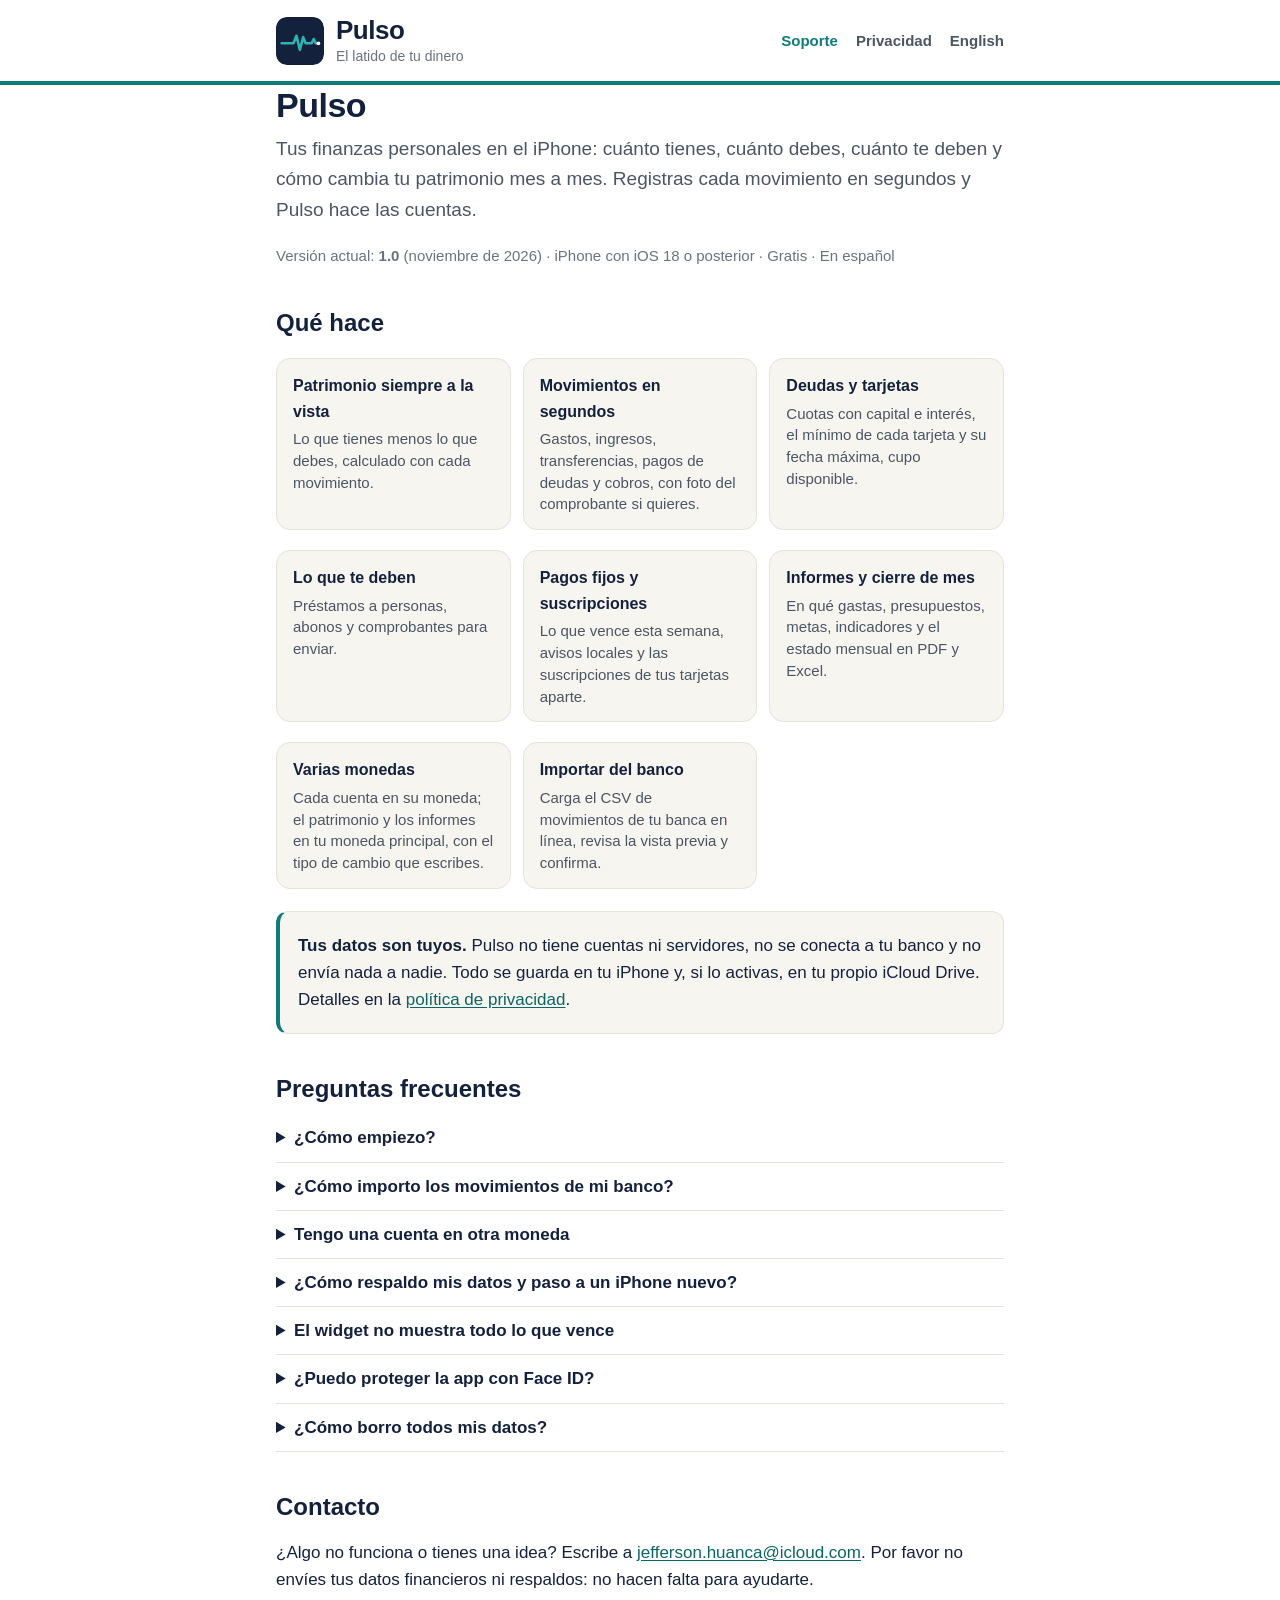
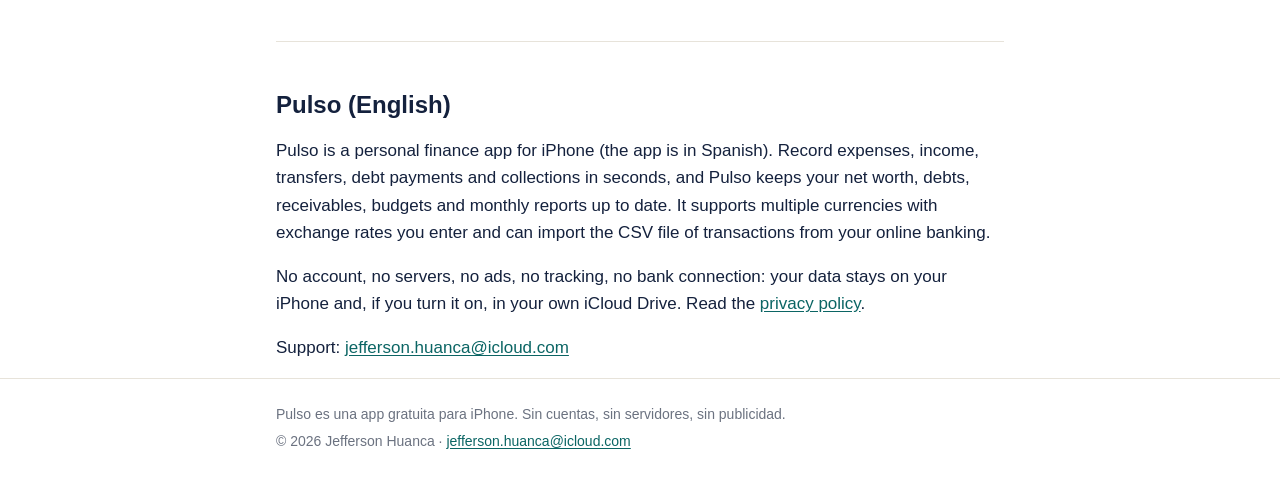
<file: index.html>
<!doctype html>
<html lang="es">
<head>
<meta charset="utf-8">
<meta name="viewport" content="width=device-width, initial-scale=1">
<title>Pulso · Soporte</title>
<meta name="description" content="Soporte de Pulso, la app gratuita para llevar tus finanzas personales en el iPhone: cuentas, deudas, cobros, movimientos, patrimonio e informes, sin cuentas ni servidores.">
<link rel="icon" type="image/png" href="favicon.png">
<link rel="apple-touch-icon" href="apple-touch-icon.png">
<link rel="stylesheet" href="estilos.css">
</head>
<body>

<header class="cabecera">
  <div class="contenedor">
    <a class="marca" href="index.html">
      <svg viewBox="0 0 1024 1024" role="img" aria-hidden="true" xmlns="http://www.w3.org/2000/svg"><rect width="1024" height="1024" rx="226" fill="#14213D"/><polyline points="120,560 300,560 372,560 436,400 508,700 580,430 632,560 700,560 760,560 804,470 848,560 904,560" fill="none" stroke="#2DB3B0" stroke-width="56" stroke-linecap="round" stroke-linejoin="round"/><circle cx="904" cy="560" r="40" fill="#FFFFFF"/></svg>
      <div><strong>Pulso</strong><span>El latido de tu dinero</span></div>
    </a>
    <nav aria-label="Secciones">
        <a href="index.html" aria-current="page">Soporte</a>
        <a href="privacidad.html">Privacidad</a>
        <a href="privacy.html" hreflang="en">English</a>
    </nav>
  </div>
</header>

<main class="contenedor">
  <h1>Pulso</h1>
  <p class="entrada">Tus finanzas personales en el iPhone: cuánto tienes, cuánto debes, cuánto te deben y cómo cambia tu patrimonio mes a mes. Registras cada movimiento en segundos y Pulso hace las cuentas.</p>
  <p class="meta">Versión actual: <strong>1.0</strong> (noviembre de 2026) · iPhone con iOS 18 o posterior · Gratis · En español</p>

  <h2 id="que-es">Qué hace</h2>
  <ul class="tarjetas">
    <li><strong>Patrimonio siempre a la vista</strong><span>Lo que tienes menos lo que debes, calculado con cada movimiento.</span></li>
    <li><strong>Movimientos en segundos</strong><span>Gastos, ingresos, transferencias, pagos de deudas y cobros, con foto del comprobante si quieres.</span></li>
    <li><strong>Deudas y tarjetas</strong><span>Cuotas con capital e interés, el mínimo de cada tarjeta y su fecha máxima, cupo disponible.</span></li>
    <li><strong>Lo que te deben</strong><span>Préstamos a personas, abonos y comprobantes para enviar.</span></li>
    <li><strong>Pagos fijos y suscripciones</strong><span>Lo que vence esta semana, avisos locales y las suscripciones de tus tarjetas aparte.</span></li>
    <li><strong>Informes y cierre de mes</strong><span>En qué gastas, presupuestos, metas, indicadores y el estado mensual en PDF y Excel.</span></li>
    <li><strong>Varias monedas</strong><span>Cada cuenta en su moneda; el patrimonio y los informes en tu moneda principal, con el tipo de cambio que escribes.</span></li>
    <li><strong>Importar del banco</strong><span>Carga el CSV de movimientos de tu banca en línea, revisa la vista previa y confirma.</span></li>
  </ul>
  <div class="caja">
    <p><strong>Tus datos son tuyos.</strong> Pulso no tiene cuentas ni servidores, no se conecta a tu banco y no envía nada a nadie. Todo se guarda en tu iPhone y, si lo activas, en tu propio iCloud Drive. Detalles en la <a href="privacidad.html">política de privacidad</a>.</p>
  </div>

  <h2 id="preguntas">Preguntas frecuentes</h2>
  <details>
    <summary>¿Cómo empiezo?</summary>
    <p>Crea tus cuentas (efectivo, bancos, tarjetas, préstamos) con el saldo real de hoy: ese es tu punto de partida. Si tienes muchas, en Hoy › Para empezar puedes descargar una plantilla de Excel, llenarla (a mano o con tu IA de confianza, trae instrucciones para ella) y cargarla de una vez.</p>
  </details>
  <details>
    <summary>¿Cómo importo los movimientos de mi banco?</summary>
    <p>Descarga desde tu banca en línea el archivo de movimientos en formato CSV. En Pulso, ve a Más › Datos y respaldo › «Importar movimientos del banco (CSV)» o al detalle de la cuenta, y elige el archivo (también puedes abrirlo con Pulso desde Archivos o el correo). Pulso reconoce las columnas, muestra lo que trae, marca lo que ya registraste y sugiere la categoría. Nada se registra hasta que confirmas, y puedes deshacerlo.</p>
  </details>
  <details>
    <summary>Tengo una cuenta en otra moneda</summary>
    <p>Al crear o editar la cuenta, elige su moneda y escribe cuánto vale 1 de esa moneda en tu moneda principal. La cuenta muestra su saldo en su moneda; el patrimonio, los totales y los informes van en la principal. El tipo de cambio se cambia en Más › Moneda y mes. Una transferencia entre cuentas de distinta moneda lleva los dos montos: lo que salió y lo que llegó.</p>
  </details>
  <details>
    <summary>¿Cómo respaldo mis datos y paso a un iPhone nuevo?</summary>
    <p>Activa «Respaldar en iCloud» en Más › Datos y respaldo: cada cambio se copia en tu iCloud Drive › Pulso. En un iPhone nuevo, al abrir Pulso vacío, la app encuentra tu respaldo y lo restaura con un toque. También puedes guardar un respaldo completo en ZIP cuando quieras.</p>
  </details>
  <details>
    <summary>El widget no muestra todo lo que vence</summary>
    <p>Si no cabe todo, toca las flechas ‹ › del widget para ver la página siguiente. A los pocos minutos vuelve solo a la primera. Con el iPhone bloqueado se ven los nombres y las fechas; los montos se ocultan.</p>
  </details>
  <details>
    <summary>¿Puedo proteger la app con Face ID?</summary>
    <p>Sí, viene activado: Pulso pide Face ID (o el código) al abrirla, al volver después de un minuto y al volver a usar el iPhone. Se ajusta en Más › Bloqueo con Face ID.</p>
  </details>
  <details>
    <summary>¿Cómo borro todos mis datos?</summary>
    <p>En Más › Datos y respaldo › «Borrar todos los datos de este teléfono» (pide confirmar dos veces). Los respaldos de iCloud Drive se borran desde la app Archivos › iCloud Drive › Pulso.</p>
  </details>

  <h2 id="contacto">Contacto</h2>
  <p>¿Algo no funciona o tienes una idea? Escribe a <a href="mailto:jefferson.huanca@icloud.com?subject=Pulso">jefferson.huanca@icloud.com</a>. Por favor no envíes tus datos financieros ni respaldos: no hacen falta para ayudarte.</p>

  <section class="ingles" id="english" lang="en">
    <h2>Pulso (English)</h2>
    <p>Pulso is a personal finance app for iPhone (the app is in Spanish). Record expenses, income, transfers, debt payments and collections in seconds, and Pulso keeps your net worth, debts, receivables, budgets and monthly reports up to date. It supports multiple currencies with exchange rates you enter and can import the CSV file of transactions from your online banking.</p>
    <p>No account, no servers, no ads, no tracking, no bank connection: your data stays on your iPhone and, if you turn it on, in your own iCloud Drive. Read the <a href="privacy.html">privacy policy</a>.</p>
    <p>Support: <a href="mailto:jefferson.huanca@icloud.com?subject=Pulso">jefferson.huanca@icloud.com</a></p>
  </section>
</main>

<footer>
  <div class="contenedor">
    <p>Pulso es una app gratuita para iPhone. Sin cuentas, sin servidores, sin publicidad.</p>
    <p>© 2026 Jefferson Huanca · <a href="mailto:jefferson.huanca@icloud.com">jefferson.huanca@icloud.com</a></p>
  </div>
</footer>

</body>
</html>
</file>
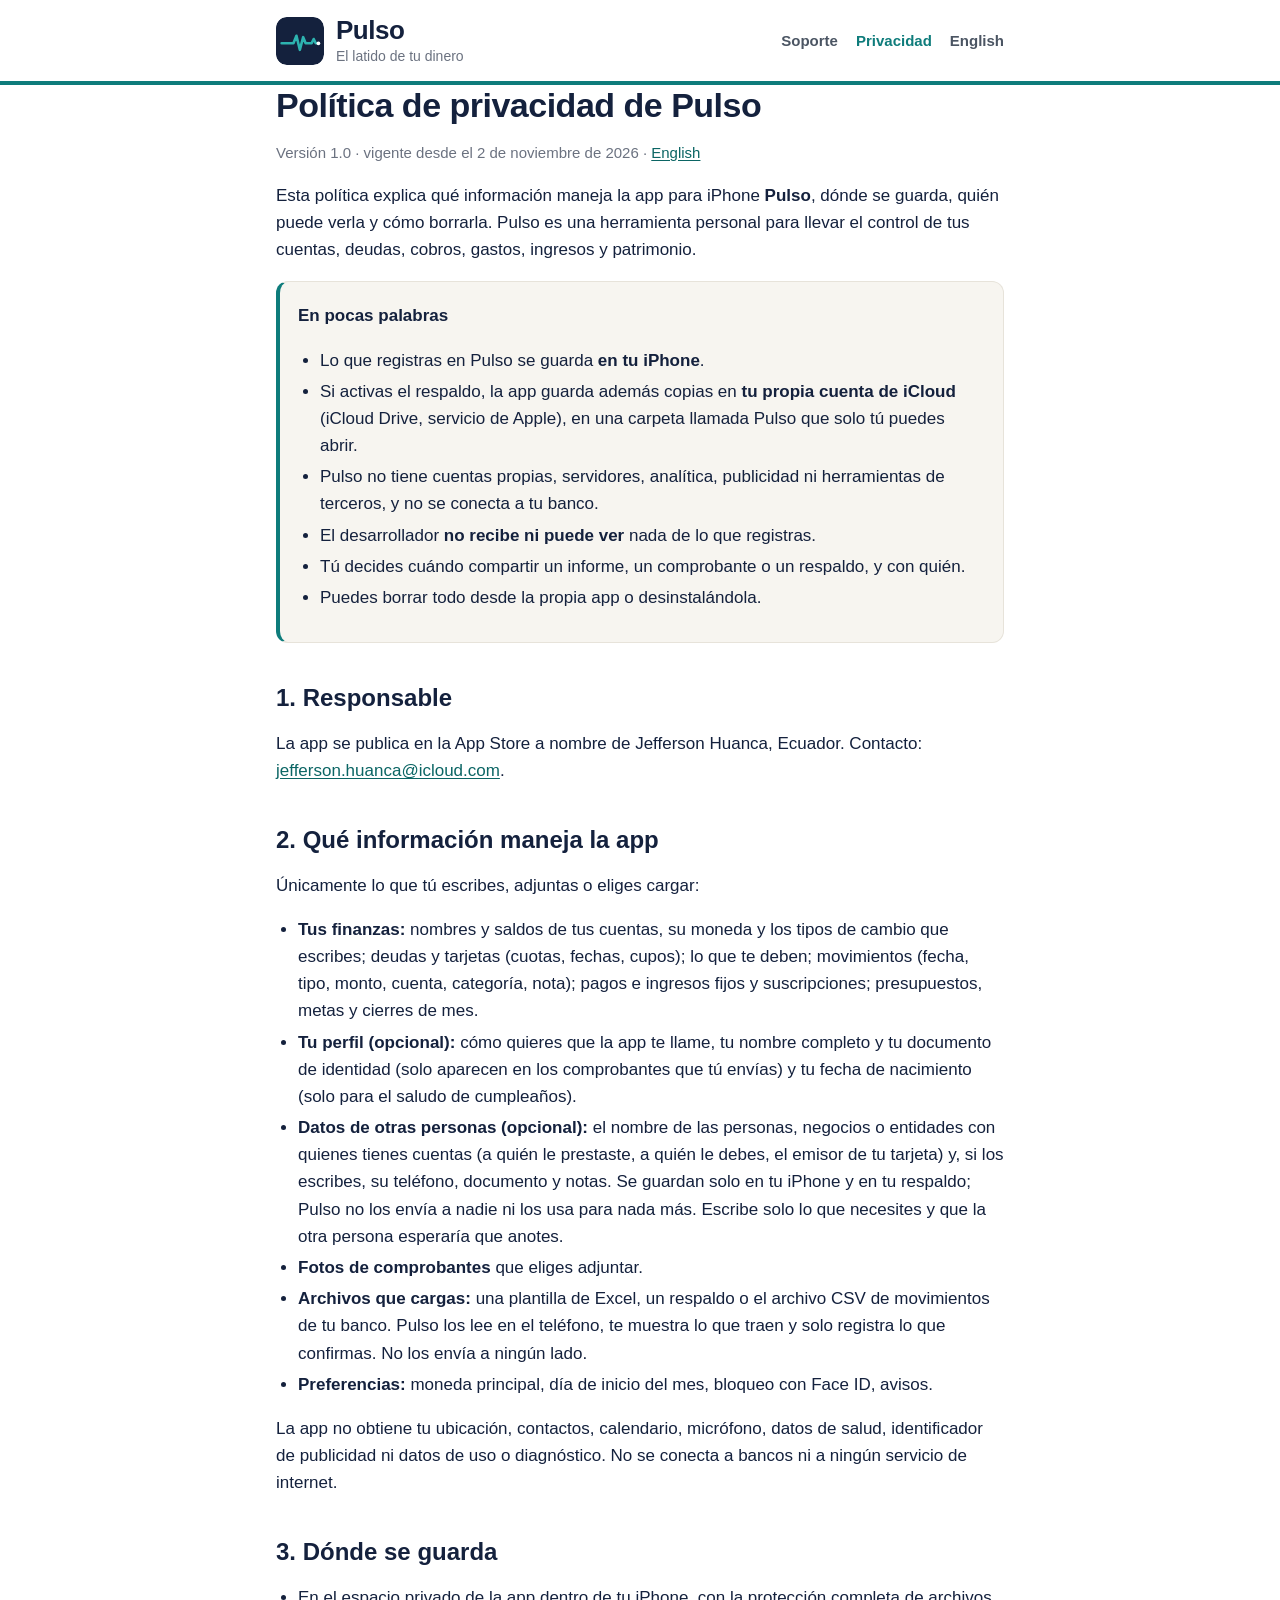
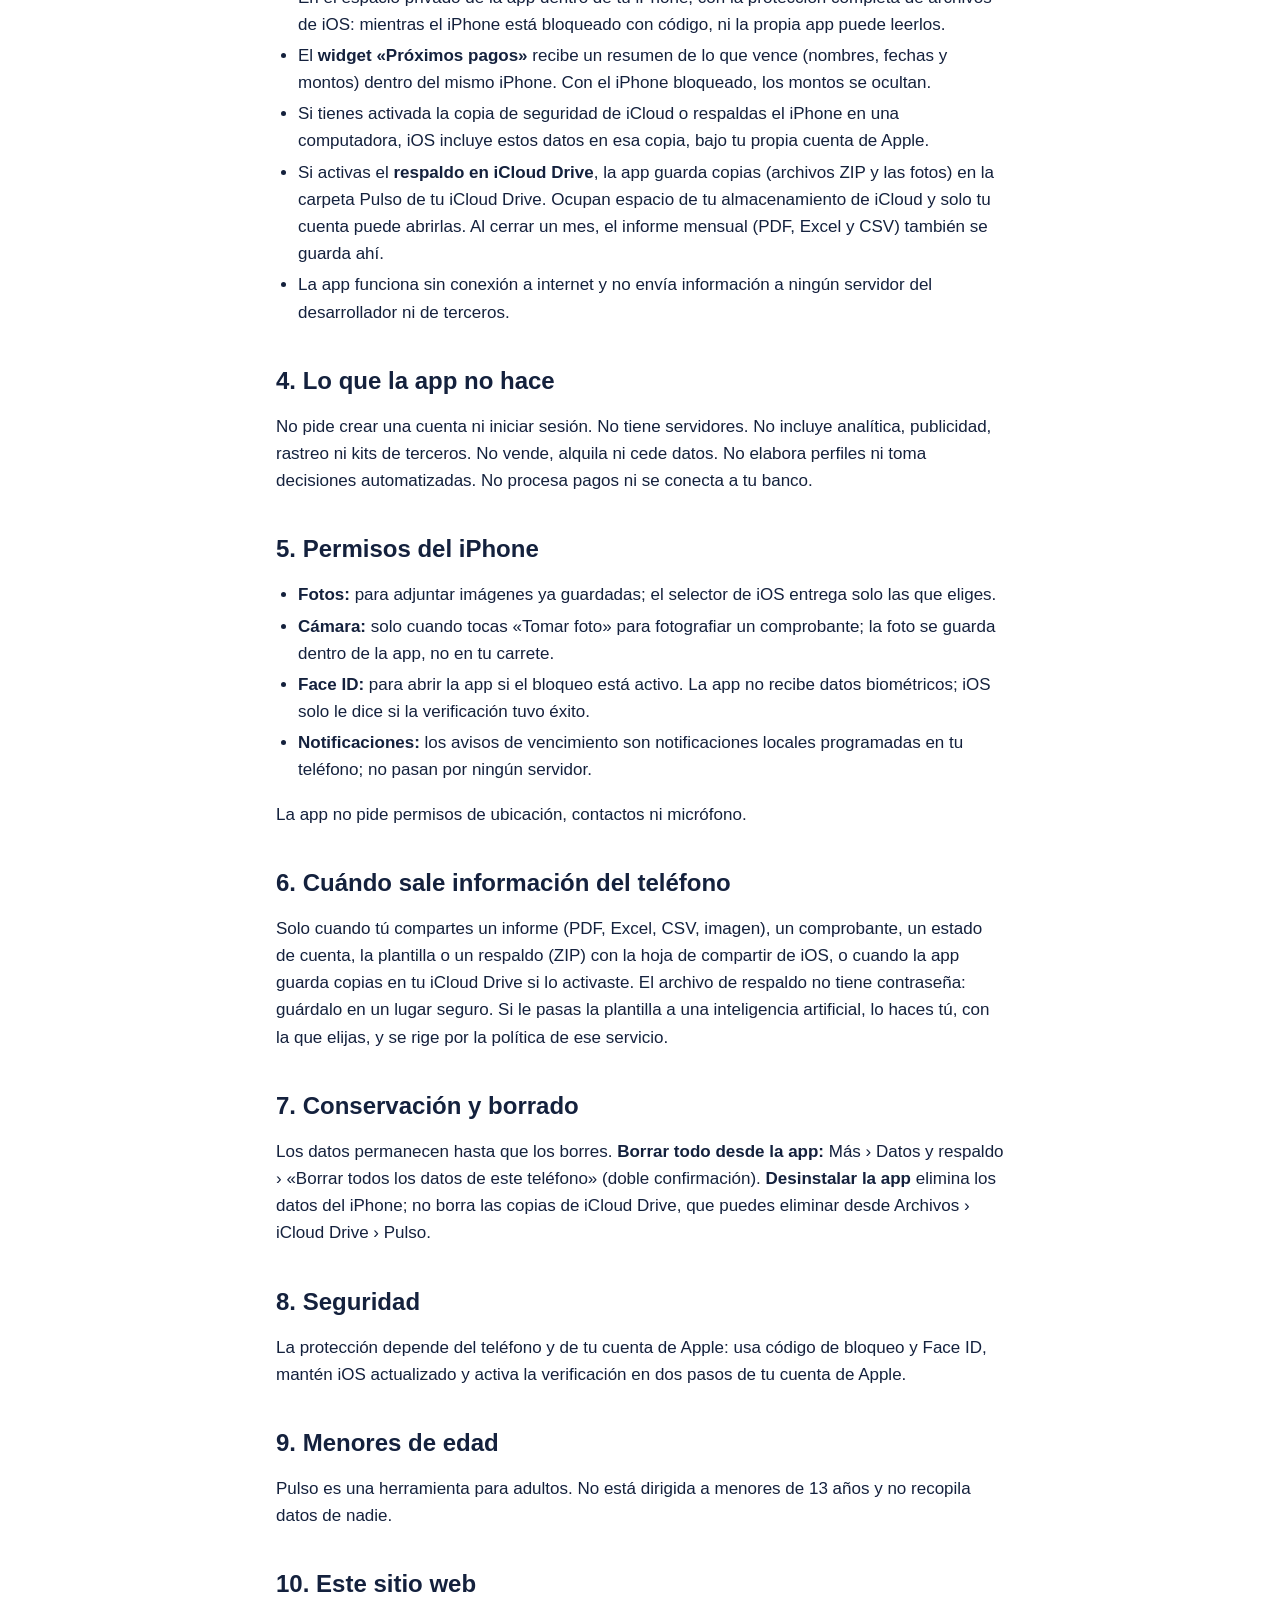
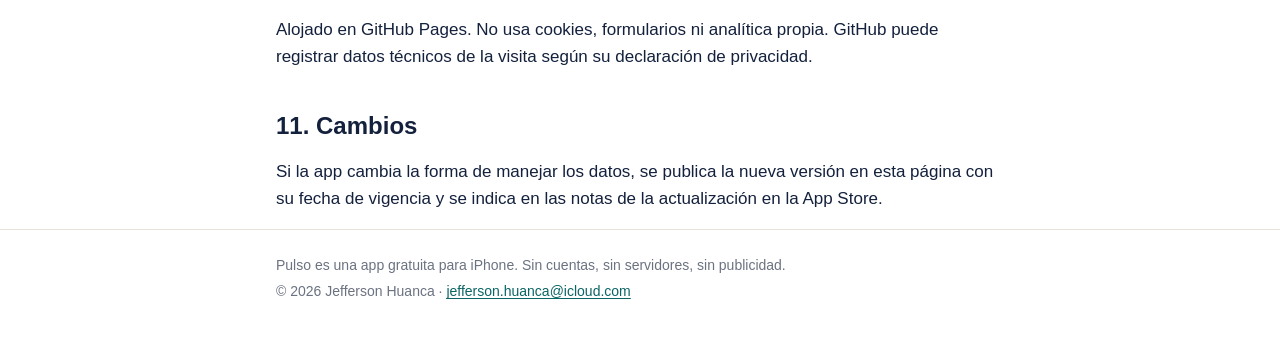
<file: privacidad.html>
<!doctype html>
<html lang="es">
<head>
<meta charset="utf-8">
<meta name="viewport" content="width=device-width, initial-scale=1">
<title>Pulso · Política de privacidad</title>
<meta name="description" content="Política de privacidad de Pulso: tus datos se guardan en tu iPhone y, si lo activas, en tu propio iCloud Drive. Sin cuentas, servidores ni rastreo.">
<link rel="icon" type="image/png" href="favicon.png">
<link rel="apple-touch-icon" href="apple-touch-icon.png">
<link rel="stylesheet" href="estilos.css">
</head>
<body>

<header class="cabecera">
  <div class="contenedor">
    <a class="marca" href="index.html">
      <svg viewBox="0 0 1024 1024" role="img" aria-hidden="true" xmlns="http://www.w3.org/2000/svg"><rect width="1024" height="1024" rx="226" fill="#14213D"/><polyline points="120,560 300,560 372,560 436,400 508,700 580,430 632,560 700,560 760,560 804,470 848,560 904,560" fill="none" stroke="#2DB3B0" stroke-width="56" stroke-linecap="round" stroke-linejoin="round"/><circle cx="904" cy="560" r="40" fill="#FFFFFF"/></svg>
      <div><strong>Pulso</strong><span>El latido de tu dinero</span></div>
    </a>
    <nav aria-label="Secciones">
        <a href="index.html">Soporte</a>
        <a href="privacidad.html" aria-current="page">Privacidad</a>
        <a href="privacy.html" hreflang="en">English</a>
    </nav>
  </div>
</header>

<main class="contenedor">
  <h1>Política de privacidad de Pulso</h1>
  <p class="meta">Versión 1.0 · vigente desde el 2 de noviembre de 2026 · <a href="privacy.html" hreflang="en">English</a></p>
  <p>Esta política explica qué información maneja la app para iPhone <strong>Pulso</strong>, dónde se guarda, quién puede verla y cómo borrarla. Pulso es una herramienta personal para llevar el control de tus cuentas, deudas, cobros, gastos, ingresos y patrimonio.</p>

  <div class="caja">
    <p><strong>En pocas palabras</strong></p>
    <ul>
      <li>Lo que registras en Pulso se guarda <strong>en tu iPhone</strong>.</li>
      <li>Si activas el respaldo, la app guarda además copias en <strong>tu propia cuenta de iCloud</strong> (iCloud Drive, servicio de Apple), en una carpeta llamada Pulso que solo tú puedes abrir.</li>
      <li>Pulso no tiene cuentas propias, servidores, analítica, publicidad ni herramientas de terceros, y no se conecta a tu banco.</li>
      <li>El desarrollador <strong>no recibe ni puede ver</strong> nada de lo que registras.</li>
      <li>Tú decides cuándo compartir un informe, un comprobante o un respaldo, y con quién.</li>
      <li>Puedes borrar todo desde la propia app o desinstalándola.</li>
    </ul>
  </div>

  <h2>1. Responsable</h2>
  <p>La app se publica en la App Store a nombre de Jefferson Huanca, Ecuador. Contacto: <a href="mailto:jefferson.huanca@icloud.com">jefferson.huanca@icloud.com</a>.</p>

  <h2>2. Qué información maneja la app</h2>
  <p>Únicamente lo que tú escribes, adjuntas o eliges cargar:</p>
  <ul>
    <li><strong>Tus finanzas:</strong> nombres y saldos de tus cuentas, su moneda y los tipos de cambio que escribes; deudas y tarjetas (cuotas, fechas, cupos); lo que te deben; movimientos (fecha, tipo, monto, cuenta, categoría, nota); pagos e ingresos fijos y suscripciones; presupuestos, metas y cierres de mes.</li>
    <li><strong>Tu perfil (opcional):</strong> cómo quieres que la app te llame, tu nombre completo y tu documento de identidad (solo aparecen en los comprobantes que tú envías) y tu fecha de nacimiento (solo para el saludo de cumpleaños).</li>
    <li><strong>Datos de otras personas (opcional):</strong> el nombre de las personas, negocios o entidades con quienes tienes cuentas (a quién le prestaste, a quién le debes, el emisor de tu tarjeta) y, si los escribes, su teléfono, documento y notas. Se guardan solo en tu iPhone y en tu respaldo; Pulso no los envía a nadie ni los usa para nada más. Escribe solo lo que necesites y que la otra persona esperaría que anotes.</li>
    <li><strong>Fotos de comprobantes</strong> que eliges adjuntar.</li>
    <li><strong>Archivos que cargas:</strong> una plantilla de Excel, un respaldo o el archivo CSV de movimientos de tu banco. Pulso los lee en el teléfono, te muestra lo que traen y solo registra lo que confirmas. No los envía a ningún lado.</li>
    <li><strong>Preferencias:</strong> moneda principal, día de inicio del mes, bloqueo con Face ID, avisos.</li>
  </ul>
  <p>La app no obtiene tu ubicación, contactos, calendario, micrófono, datos de salud, identificador de publicidad ni datos de uso o diagnóstico. No se conecta a bancos ni a ningún servicio de internet.</p>

  <h2>3. Dónde se guarda</h2>
  <ul>
    <li>En el espacio privado de la app dentro de tu iPhone, con la protección completa de archivos de iOS: mientras el iPhone está bloqueado con código, ni la propia app puede leerlos.</li>
    <li>El <strong>widget «Próximos pagos»</strong> recibe un resumen de lo que vence (nombres, fechas y montos) dentro del mismo iPhone. Con el iPhone bloqueado, los montos se ocultan.</li>
    <li>Si tienes activada la copia de seguridad de iCloud o respaldas el iPhone en una computadora, iOS incluye estos datos en esa copia, bajo tu propia cuenta de Apple.</li>
    <li>Si activas el <strong>respaldo en iCloud Drive</strong>, la app guarda copias (archivos ZIP y las fotos) en la carpeta Pulso de tu iCloud Drive. Ocupan espacio de tu almacenamiento de iCloud y solo tu cuenta puede abrirlas. Al cerrar un mes, el informe mensual (PDF, Excel y CSV) también se guarda ahí.</li>
    <li>La app funciona sin conexión a internet y no envía información a ningún servidor del desarrollador ni de terceros.</li>
  </ul>

  <h2>4. Lo que la app no hace</h2>
  <p>No pide crear una cuenta ni iniciar sesión. No tiene servidores. No incluye analítica, publicidad, rastreo ni kits de terceros. No vende, alquila ni cede datos. No elabora perfiles ni toma decisiones automatizadas. No procesa pagos ni se conecta a tu banco.</p>

  <h2>5. Permisos del iPhone</h2>
  <ul>
    <li><strong>Fotos:</strong> para adjuntar imágenes ya guardadas; el selector de iOS entrega solo las que eliges.</li>
    <li><strong>Cámara:</strong> solo cuando tocas «Tomar foto» para fotografiar un comprobante; la foto se guarda dentro de la app, no en tu carrete.</li>
    <li><strong>Face ID:</strong> para abrir la app si el bloqueo está activo. La app no recibe datos biométricos; iOS solo le dice si la verificación tuvo éxito.</li>
    <li><strong>Notificaciones:</strong> los avisos de vencimiento son notificaciones locales programadas en tu teléfono; no pasan por ningún servidor.</li>
  </ul>
  <p>La app no pide permisos de ubicación, contactos ni micrófono.</p>

  <h2>6. Cuándo sale información del teléfono</h2>
  <p>Solo cuando tú compartes un informe (PDF, Excel, CSV, imagen), un comprobante, un estado de cuenta, la plantilla o un respaldo (ZIP) con la hoja de compartir de iOS, o cuando la app guarda copias en tu iCloud Drive si lo activaste. El archivo de respaldo no tiene contraseña: guárdalo en un lugar seguro. Si le pasas la plantilla a una inteligencia artificial, lo haces tú, con la que elijas, y se rige por la política de ese servicio.</p>

  <h2>7. Conservación y borrado</h2>
  <p>Los datos permanecen hasta que los borres. <strong>Borrar todo desde la app:</strong> Más › Datos y respaldo › «Borrar todos los datos de este teléfono» (doble confirmación). <strong>Desinstalar la app</strong> elimina los datos del iPhone; no borra las copias de iCloud Drive, que puedes eliminar desde Archivos › iCloud Drive › Pulso.</p>

  <h2>8. Seguridad</h2>
  <p>La protección depende del teléfono y de tu cuenta de Apple: usa código de bloqueo y Face ID, mantén iOS actualizado y activa la verificación en dos pasos de tu cuenta de Apple.</p>

  <h2>9. Menores de edad</h2>
  <p>Pulso es una herramienta para adultos. No está dirigida a menores de 13 años y no recopila datos de nadie.</p>

  <h2>10. Este sitio web</h2>
  <p>Alojado en GitHub Pages. No usa cookies, formularios ni analítica propia. GitHub puede registrar datos técnicos de la visita según su declaración de privacidad.</p>

  <h2>11. Cambios</h2>
  <p>Si la app cambia la forma de manejar los datos, se publica la nueva versión en esta página con su fecha de vigencia y se indica en las notas de la actualización en la App Store.</p>
</main>

<footer>
  <div class="contenedor">
    <p>Pulso es una app gratuita para iPhone. Sin cuentas, sin servidores, sin publicidad.</p>
    <p>© 2026 Jefferson Huanca · <a href="mailto:jefferson.huanca@icloud.com">jefferson.huanca@icloud.com</a></p>
  </div>
</footer>

</body>
</html>
</file>
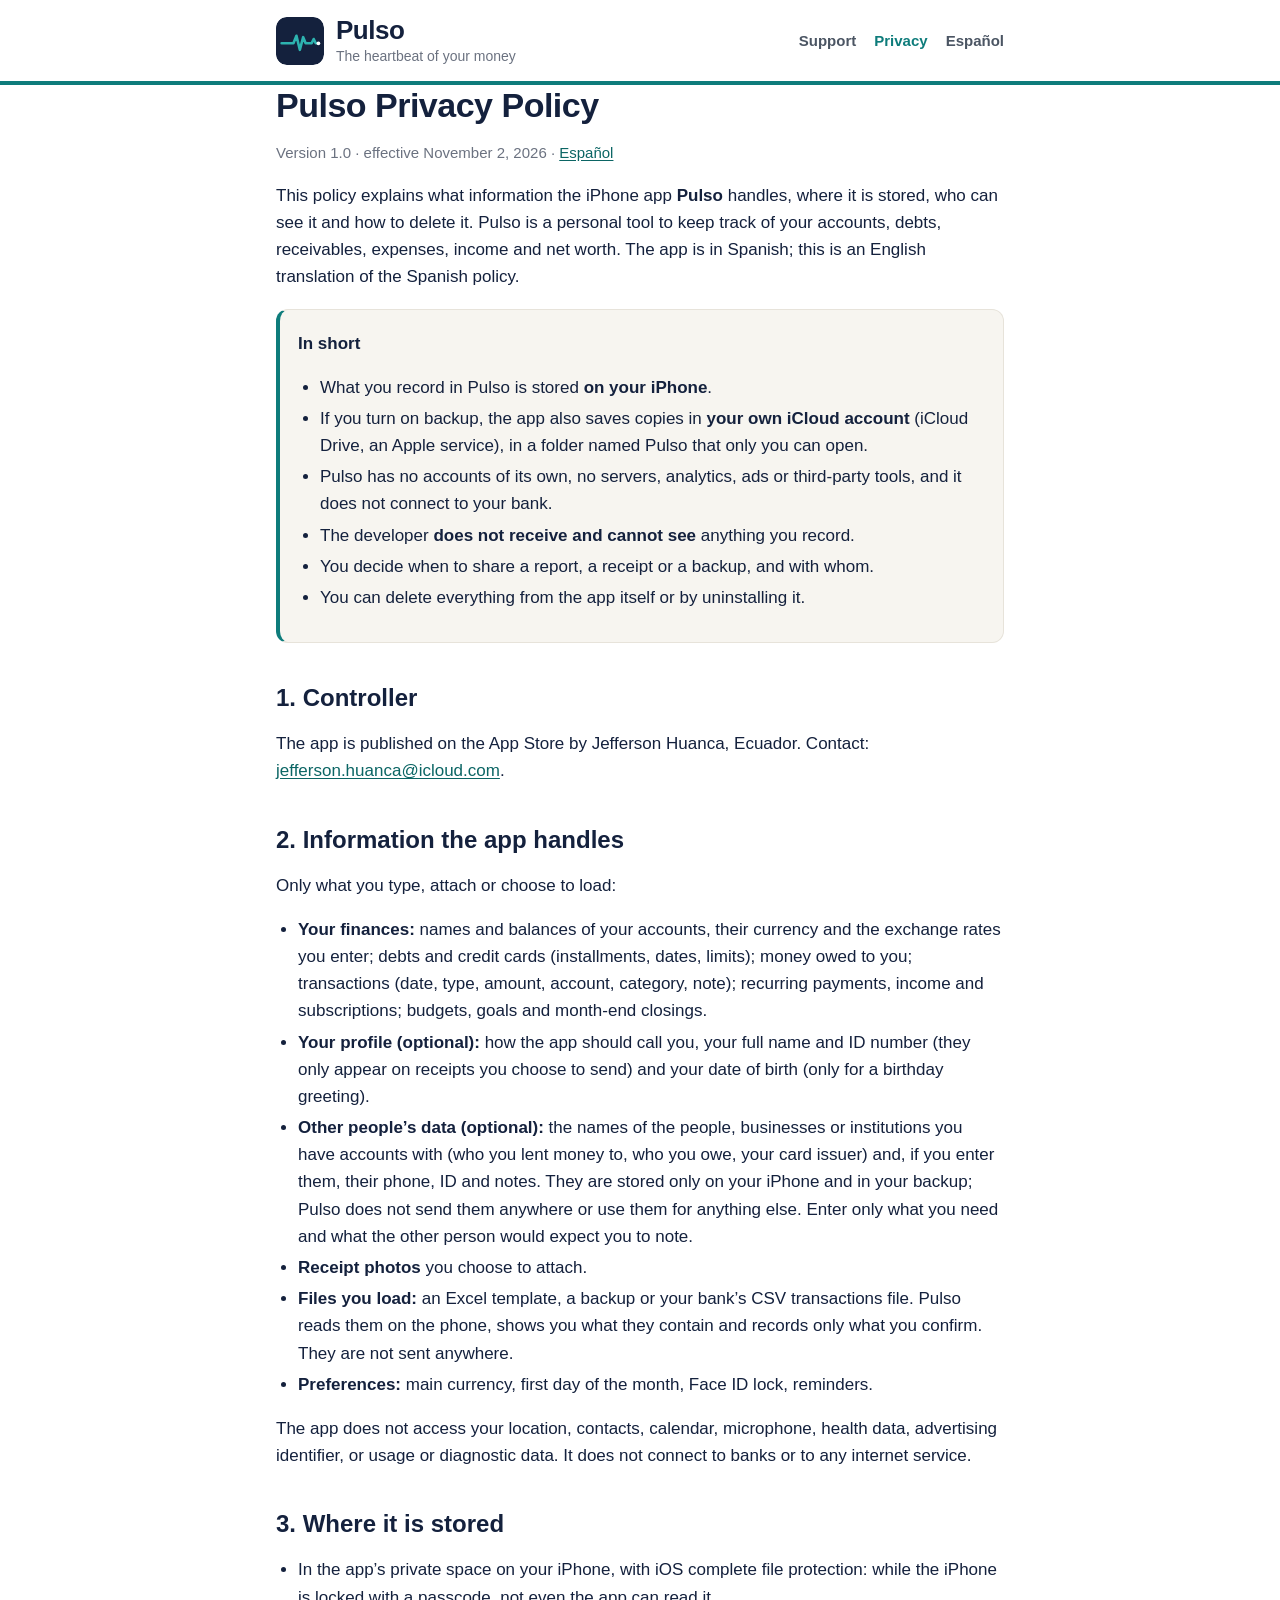
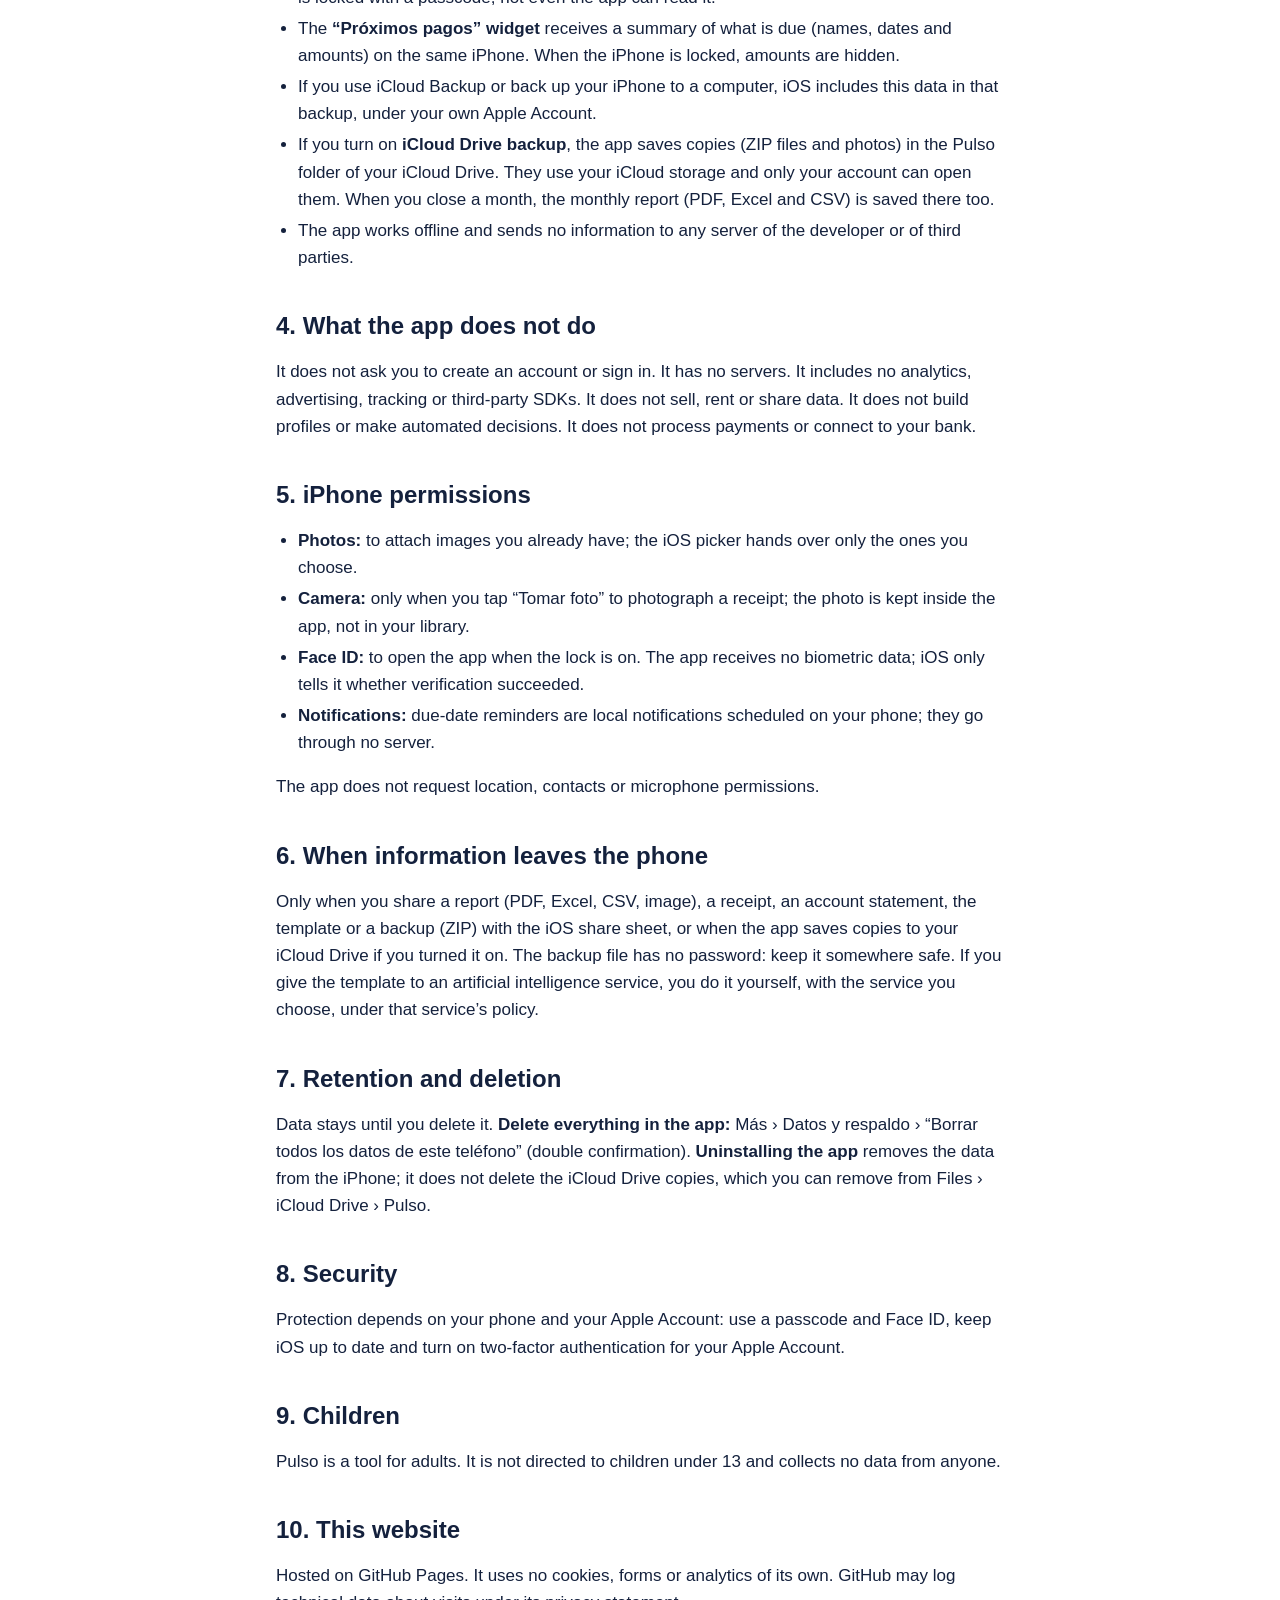
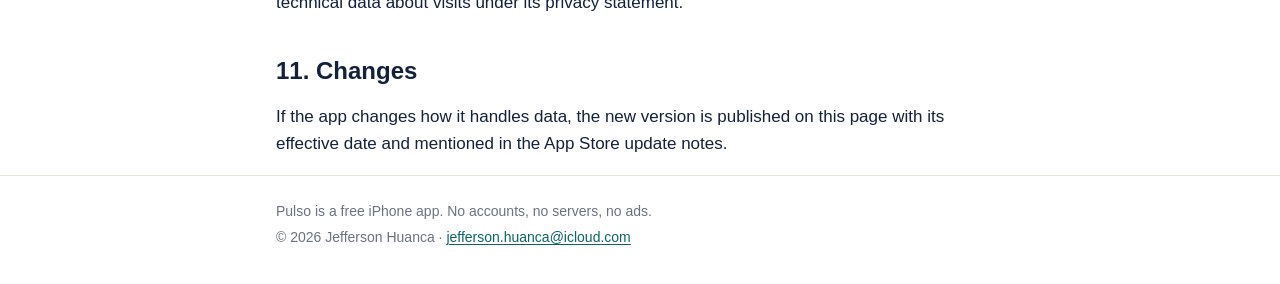
<file: privacy.html>
<!doctype html>
<html lang="en">
<head>
<meta charset="utf-8">
<meta name="viewport" content="width=device-width, initial-scale=1">
<title>Pulso · Privacy Policy</title>
<meta name="description" content="Pulso privacy policy: your data stays on your iPhone and, if you turn it on, in your own iCloud Drive. No accounts, servers or tracking.">
<link rel="icon" type="image/png" href="favicon.png">
<link rel="apple-touch-icon" href="apple-touch-icon.png">
<link rel="stylesheet" href="estilos.css">
</head>
<body>

<header class="cabecera">
  <div class="contenedor">
    <a class="marca" href="index.html">
      <svg viewBox="0 0 1024 1024" role="img" aria-hidden="true" xmlns="http://www.w3.org/2000/svg"><rect width="1024" height="1024" rx="226" fill="#14213D"/><polyline points="120,560 300,560 372,560 436,400 508,700 580,430 632,560 700,560 760,560 804,470 848,560 904,560" fill="none" stroke="#2DB3B0" stroke-width="56" stroke-linecap="round" stroke-linejoin="round"/><circle cx="904" cy="560" r="40" fill="#FFFFFF"/></svg>
      <div><strong>Pulso</strong><span>The heartbeat of your money</span></div>
    </a>
    <nav aria-label="Sections">
        <a href="index.html#english">Support</a>
        <a href="privacy.html" aria-current="page">Privacy</a>
        <a href="privacidad.html" hreflang="es">Español</a>
    </nav>
  </div>
</header>

<main class="contenedor">
  <h1>Pulso Privacy Policy</h1>
  <p class="meta">Version 1.0 · effective November 2, 2026 · <a href="privacidad.html" hreflang="es">Español</a></p>
  <p>This policy explains what information the iPhone app <strong>Pulso</strong> handles, where it is stored, who can see it and how to delete it. Pulso is a personal tool to keep track of your accounts, debts, receivables, expenses, income and net worth. The app is in Spanish; this is an English translation of the Spanish policy.</p>

  <div class="caja">
    <p><strong>In short</strong></p>
    <ul>
      <li>What you record in Pulso is stored <strong>on your iPhone</strong>.</li>
      <li>If you turn on backup, the app also saves copies in <strong>your own iCloud account</strong> (iCloud Drive, an Apple service), in a folder named Pulso that only you can open.</li>
      <li>Pulso has no accounts of its own, no servers, analytics, ads or third-party tools, and it does not connect to your bank.</li>
      <li>The developer <strong>does not receive and cannot see</strong> anything you record.</li>
      <li>You decide when to share a report, a receipt or a backup, and with whom.</li>
      <li>You can delete everything from the app itself or by uninstalling it.</li>
    </ul>
  </div>

  <h2>1. Controller</h2>
  <p>The app is published on the App Store by Jefferson Huanca, Ecuador. Contact: <a href="mailto:jefferson.huanca@icloud.com">jefferson.huanca@icloud.com</a>.</p>

  <h2>2. Information the app handles</h2>
  <p>Only what you type, attach or choose to load:</p>
  <ul>
    <li><strong>Your finances:</strong> names and balances of your accounts, their currency and the exchange rates you enter; debts and credit cards (installments, dates, limits); money owed to you; transactions (date, type, amount, account, category, note); recurring payments, income and subscriptions; budgets, goals and month-end closings.</li>
    <li><strong>Your profile (optional):</strong> how the app should call you, your full name and ID number (they only appear on receipts you choose to send) and your date of birth (only for a birthday greeting).</li>
    <li><strong>Other people’s data (optional):</strong> the names of the people, businesses or institutions you have accounts with (who you lent money to, who you owe, your card issuer) and, if you enter them, their phone, ID and notes. They are stored only on your iPhone and in your backup; Pulso does not send them anywhere or use them for anything else. Enter only what you need and what the other person would expect you to note.</li>
    <li><strong>Receipt photos</strong> you choose to attach.</li>
    <li><strong>Files you load:</strong> an Excel template, a backup or your bank’s CSV transactions file. Pulso reads them on the phone, shows you what they contain and records only what you confirm. They are not sent anywhere.</li>
    <li><strong>Preferences:</strong> main currency, first day of the month, Face ID lock, reminders.</li>
  </ul>
  <p>The app does not access your location, contacts, calendar, microphone, health data, advertising identifier, or usage or diagnostic data. It does not connect to banks or to any internet service.</p>

  <h2>3. Where it is stored</h2>
  <ul>
    <li>In the app’s private space on your iPhone, with iOS complete file protection: while the iPhone is locked with a passcode, not even the app can read it.</li>
    <li>The <strong>“Próximos pagos” widget</strong> receives a summary of what is due (names, dates and amounts) on the same iPhone. When the iPhone is locked, amounts are hidden.</li>
    <li>If you use iCloud Backup or back up your iPhone to a computer, iOS includes this data in that backup, under your own Apple Account.</li>
    <li>If you turn on <strong>iCloud Drive backup</strong>, the app saves copies (ZIP files and photos) in the Pulso folder of your iCloud Drive. They use your iCloud storage and only your account can open them. When you close a month, the monthly report (PDF, Excel and CSV) is saved there too.</li>
    <li>The app works offline and sends no information to any server of the developer or of third parties.</li>
  </ul>

  <h2>4. What the app does not do</h2>
  <p>It does not ask you to create an account or sign in. It has no servers. It includes no analytics, advertising, tracking or third-party SDKs. It does not sell, rent or share data. It does not build profiles or make automated decisions. It does not process payments or connect to your bank.</p>

  <h2>5. iPhone permissions</h2>
  <ul>
    <li><strong>Photos:</strong> to attach images you already have; the iOS picker hands over only the ones you choose.</li>
    <li><strong>Camera:</strong> only when you tap “Tomar foto” to photograph a receipt; the photo is kept inside the app, not in your library.</li>
    <li><strong>Face ID:</strong> to open the app when the lock is on. The app receives no biometric data; iOS only tells it whether verification succeeded.</li>
    <li><strong>Notifications:</strong> due-date reminders are local notifications scheduled on your phone; they go through no server.</li>
  </ul>
  <p>The app does not request location, contacts or microphone permissions.</p>

  <h2>6. When information leaves the phone</h2>
  <p>Only when you share a report (PDF, Excel, CSV, image), a receipt, an account statement, the template or a backup (ZIP) with the iOS share sheet, or when the app saves copies to your iCloud Drive if you turned it on. The backup file has no password: keep it somewhere safe. If you give the template to an artificial intelligence service, you do it yourself, with the service you choose, under that service’s policy.</p>

  <h2>7. Retention and deletion</h2>
  <p>Data stays until you delete it. <strong>Delete everything in the app:</strong> Más › Datos y respaldo › “Borrar todos los datos de este teléfono” (double confirmation). <strong>Uninstalling the app</strong> removes the data from the iPhone; it does not delete the iCloud Drive copies, which you can remove from Files › iCloud Drive › Pulso.</p>

  <h2>8. Security</h2>
  <p>Protection depends on your phone and your Apple Account: use a passcode and Face ID, keep iOS up to date and turn on two-factor authentication for your Apple Account.</p>

  <h2>9. Children</h2>
  <p>Pulso is a tool for adults. It is not directed to children under 13 and collects no data from anyone.</p>

  <h2>10. This website</h2>
  <p>Hosted on GitHub Pages. It uses no cookies, forms or analytics of its own. GitHub may log technical data about visits under its privacy statement.</p>

  <h2>11. Changes</h2>
  <p>If the app changes how it handles data, the new version is published on this page with its effective date and mentioned in the App Store update notes.</p>
</main>

<footer>
  <div class="contenedor">
    <p>Pulso is a free iPhone app. No accounts, no servers, no ads.</p>
    <p>© 2026 Jefferson Huanca · <a href="mailto:jefferson.huanca@icloud.com">jefferson.huanca@icloud.com</a></p>
  </div>
</footer>

</body>
</html>
</file>
<file: estilos.css>
/* Pulso · sitio de soporte y privacidad
   Línea gráfica: Verde Pulso #0E7C7B (oscuro #2DB3B0), Tinta #14213D, Hueso #F7F5F0, gris texto #6B7280 */

:root {
  --verde: #0E7C7B;
  --tinta: #14213D;
  --fondo: #FFFFFF;
  --superficie: #F7F5F0;
  --texto: #14213D;
  --texto-suave: #4B5563;
  --gris: #6B7280;
  --borde: #E7E3DA;
  --enlace: #0B6564;
  --cabecera: #FFFFFF;
  color-scheme: light;
}

@media (prefers-color-scheme: dark) {
  :root:not([data-theme="light"]) {
    --verde: #2DB3B0;
    --fondo: #0F1729;
    --superficie: #17223A;
    --texto: #F3F4F6;
    --texto-suave: #D1D5DB;
    --gris: #A3AAB5;
    --borde: #26324D;
    --enlace: #4CCFCB;
    --cabecera: #121C31;
    color-scheme: dark;
  }
}

:root[data-theme="dark"] {
  --verde: #2DB3B0;
  --fondo: #0F1729;
  --superficie: #17223A;
  --texto: #F3F4F6;
  --texto-suave: #D1D5DB;
  --gris: #A3AAB5;
  --borde: #26324D;
  --enlace: #4CCFCB;
  --cabecera: #121C31;
  color-scheme: dark;
}

*, *::before, *::after { box-sizing: border-box; }
html { -webkit-text-size-adjust: 100%; }

body {
  margin: 0;
  background: var(--fondo);
  color: var(--texto);
  font-family: -apple-system, BlinkMacSystemFont, "SF Pro Text", Inter, "Helvetica Neue", Helvetica, Arial, sans-serif;
  font-size: 17px;
  line-height: 1.6;
}

a { color: var(--enlace); text-underline-offset: 2px; }
a:hover { text-decoration-thickness: 2px; }

.contenedor { max-width: 760px; margin: 0 auto; padding: 0 16px; }

.cabecera { background: var(--cabecera); border-bottom: 4px solid var(--verde); }
.cabecera .contenedor {
  display: flex; align-items: center; justify-content: space-between; gap: 16px;
  padding-top: 16px; padding-bottom: 14px; flex-wrap: wrap;
}
.marca { display: flex; align-items: center; gap: 12px; text-decoration: none; color: var(--texto); }
.marca svg { width: 48px; height: 48px; border-radius: 11px; flex: none; }
.marca strong { font-size: 26px; font-weight: 800; letter-spacing: -0.5px; display: block; line-height: 1.1; }
.marca span { font-size: 14px; color: var(--gris); display: block; }

nav { display: flex; gap: 18px; flex-wrap: wrap; font-size: 15px; }
nav a { text-decoration: none; color: var(--texto-suave); font-weight: 600; }
nav a[aria-current="page"] { color: var(--verde); }

main { padding-top: 28px; padding-bottom: 48px; }
h1 { font-size: 34px; line-height: 1.2; margin: 0 0 8px; letter-spacing: -0.5px; }
h2 { font-size: 24px; margin: 40px 0 10px; line-height: 1.25; }
h3 { font-size: 18px; margin: 24px 0 6px; }
.entrada { font-size: 19px; color: var(--texto-suave); margin-top: 4px; }
.meta { font-size: 15px; color: var(--gris); }

.tarjetas { list-style: none; padding: 0; margin: 16px 0; display: grid; grid-template-columns: repeat(auto-fill, minmax(220px, 1fr)); gap: 12px; }
.tarjetas li { background: var(--superficie); border: 1px solid var(--borde); border-radius: 14px; padding: 14px 16px; }
.tarjetas strong { display: block; font-size: 16px; }
.tarjetas span { display: block; font-size: 15px; color: var(--texto-suave); line-height: 1.45; margin-top: 4px; }

.caja { background: var(--superficie); border: 1px solid var(--borde); border-left: 4px solid var(--verde); border-radius: 12px; padding: 14px 18px; margin: 18px 0; }
.caja p { margin: 6px 0; }

details { border-bottom: 1px solid var(--borde); padding: 10px 0; }
summary { cursor: pointer; font-weight: 600; }
details p { margin: 8px 0 4px; color: var(--texto-suave); }

ul, ol { padding-left: 22px; }
li { margin: 4px 0; }

.ingles { border-top: 1px solid var(--borde); margin-top: 48px; padding-top: 8px; }

footer { border-top: 1px solid var(--borde); color: var(--gris); font-size: 14px; padding: 20px 0 32px; }
footer p { margin: 4px 0; }

@media (max-width: 520px) {
  body { font-size: 16px; }
  h1 { font-size: 28px; }
  h2 { font-size: 21px; }
}
</file>
